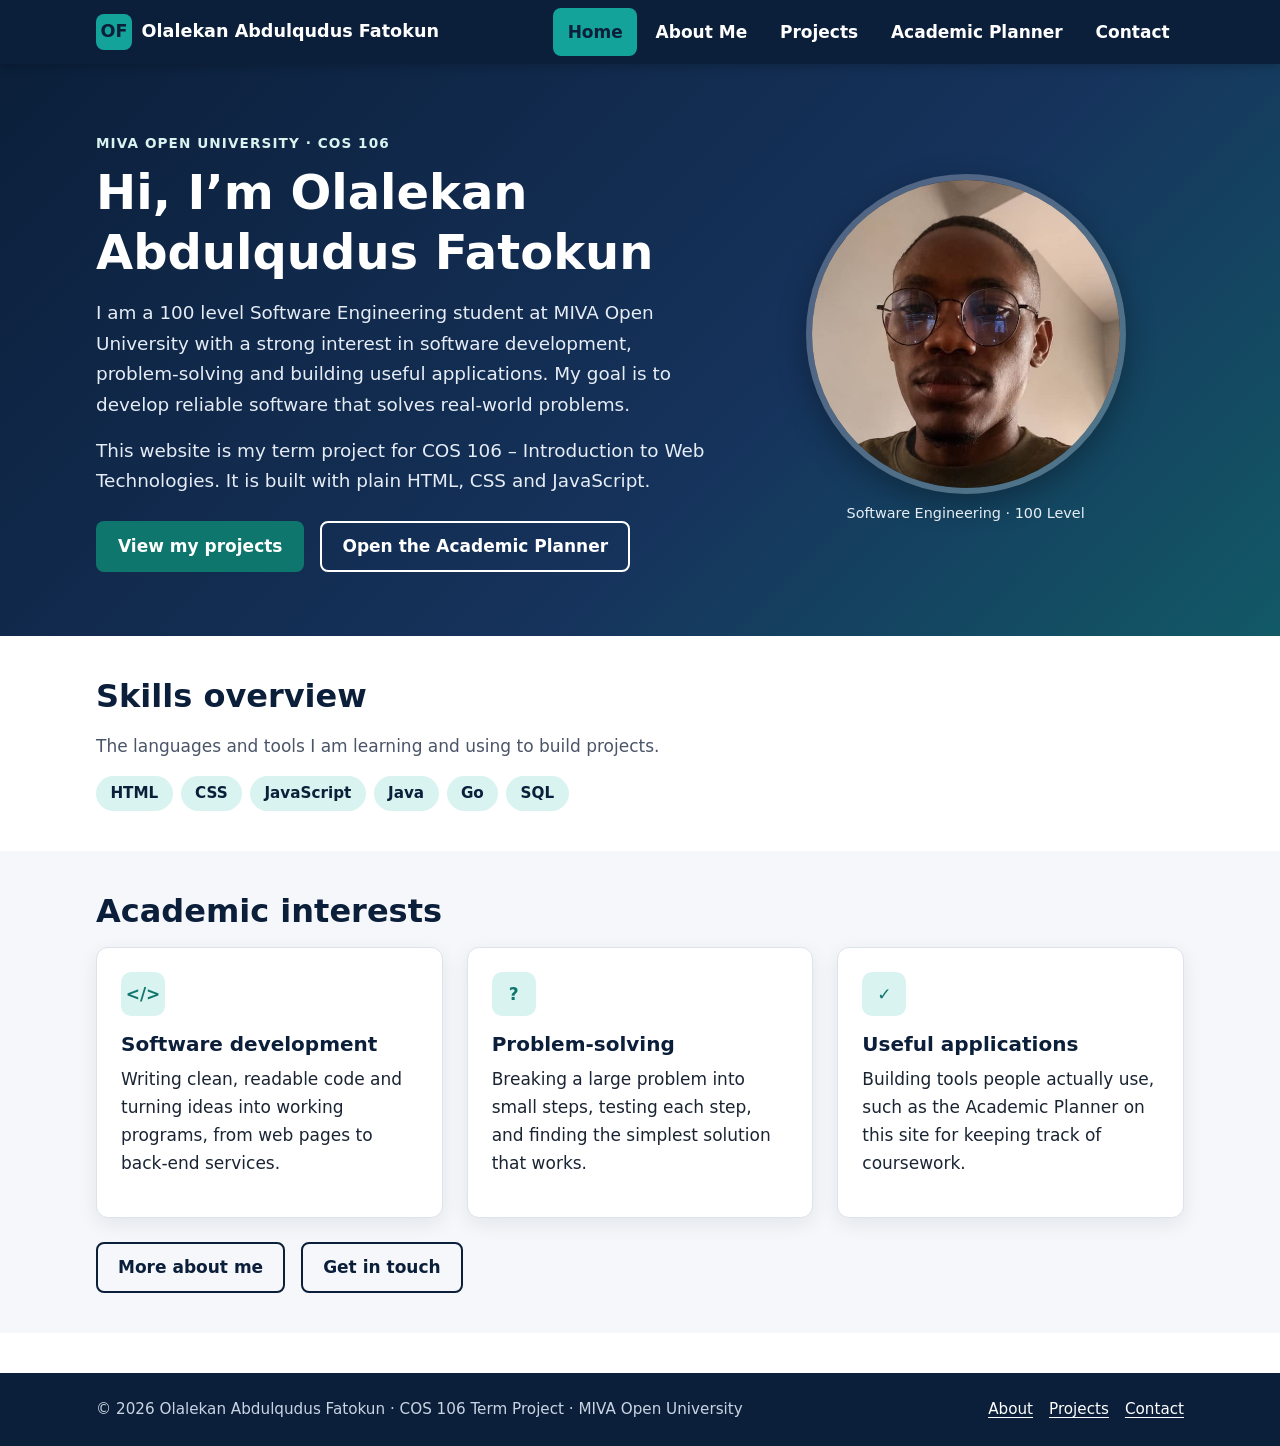
<file: index.html>
<!DOCTYPE html>
<html lang="en" class="no-js">
<head>
  <meta charset="UTF-8">
  <meta name="viewport" content="width=device-width, initial-scale=1">
  <title>Home | Olalekan Abdulqudus Fatokun – Student Portfolio</title>
  <meta name="description" content="Student portfolio of Olalekan Abdulqudus Fatokun, MIVA Open University, COS 106 – Introduction to Web Technologies.">
  <link rel="icon" href="assets/images/favicon.svg" type="image/svg+xml">
  <link rel="stylesheet" href="css/styles.css">
</head>
<body>
  <a class="skip-link" href="#main">Skip to main content</a>

  <header class="site-header">
    <div class="container header-inner">
      <a class="brand" href="index.html">
        <span class="brand-mark" aria-hidden="true">OF</span>
        Olalekan Abdulqudus Fatokun
      </a>
      <button class="nav-toggle" type="button" aria-expanded="false" aria-controls="site-nav">
        <span class="nav-toggle-icon" aria-hidden="true"></span>
        Menu
      </button>
      <nav id="site-nav" class="site-nav" aria-label="Main">
        <ul class="nav-list">
          <li><a href="index.html" aria-current="page">Home</a></li>
          <li><a href="about.html">About Me</a></li>
          <li><a href="projects.html">Projects</a></li>
          <li><a href="planner.html">Academic Planner</a></li>
          <li><a href="contact.html">Contact</a></li>
        </ul>
      </nav>
    </div>
  </header>

  <main id="main">
    <!-- Hero: name, photograph, headline and short biography -->
    <section class="hero" aria-labelledby="hero-heading">
      <div class="container hero-grid">
        <div>
          <span class="eyebrow">MIVA Open University · COS 106</span>
          <h1 id="hero-heading">Hi, I’m Olalekan Abdulqudus Fatokun</h1>
          <p class="hero-lead">
            I am a 100 level Software Engineering student at MIVA Open University with a strong interest in software
            development, problem-solving and building useful applications. My goal is to
            develop reliable software that solves real-world problems.
          </p>
          <p class="hero-lead">
            This website is my term project for COS 106 – Introduction to Web Technologies.
            It is built with plain HTML, CSS and JavaScript.
          </p>
          <div class="button-row">
            <a class="btn btn--primary" href="projects.html">View my projects</a>
            <a class="btn btn--light" href="planner.html">Open the Academic Planner</a>
          </div>
        </div>

        <figure class="profile-photo">
          <img src="assets/images/profile.jpg" width="320" height="320"
               alt="Photograph of Olalekan Abdulqudus Fatokun wearing round glasses and an olive T-shirt.">
          <figcaption>Software Engineering · 100 Level</figcaption>
        </figure>
      </div>
    </section>

    <!-- Skills overview -->
    <section class="section" aria-labelledby="skills-heading">
      <div class="container">
        <h2 id="skills-heading">Skills overview</h2>
        <p class="section-intro">
          The languages and tools I am learning and using to build projects.
        </p>
        <ul class="chip-list" aria-label="Technical skills">
          <li>HTML</li>
          <li>CSS</li>
          <li>JavaScript</li>
          <li>Java</li>
          <li>Go</li>
          <li>SQL</li>
        </ul>
      </div>
    </section>

    <!-- Academic interests -->
    <section class="section section--tinted" aria-labelledby="interests-heading">
      <div class="container">
        <h2 id="interests-heading">Academic interests</h2>
        <div class="grid grid--cards">
          <article class="card">
            <span class="card-icon" aria-hidden="true">&lt;/&gt;</span>
            <h3>Software development</h3>
            <p>Writing clean, readable code and turning ideas into working programs, from web pages to back-end services.</p>
          </article>
          <article class="card">
            <span class="card-icon" aria-hidden="true">?</span>
            <h3>Problem-solving</h3>
            <p>Breaking a large problem into small steps, testing each step, and finding the simplest solution that works.</p>
          </article>
          <article class="card">
            <span class="card-icon" aria-hidden="true">✓</span>
            <h3>Useful applications</h3>
            <p>Building tools people actually use, such as the Academic Planner on this site for keeping track of coursework.</p>
          </article>
        </div>
        <div class="button-row">
          <a class="btn btn--outline" href="about.html">More about me</a>
          <a class="btn btn--outline" href="contact.html">Get in touch</a>
        </div>
      </div>
    </section>
  </main>

  <footer class="site-footer">
    <div class="container footer-inner">
      <p>&copy; <span id="current-year">2026</span> Olalekan Abdulqudus Fatokun · COS 106 Term Project · MIVA Open University</p>
      <ul class="footer-links">
        <li><a href="about.html">About</a></li>
        <li><a href="projects.html">Projects</a></li>
        <li><a href="contact.html">Contact</a></li>
      </ul>
    </div>
  </footer>

  <script src="js/main.js"></script>
</body>
</html>
</file>
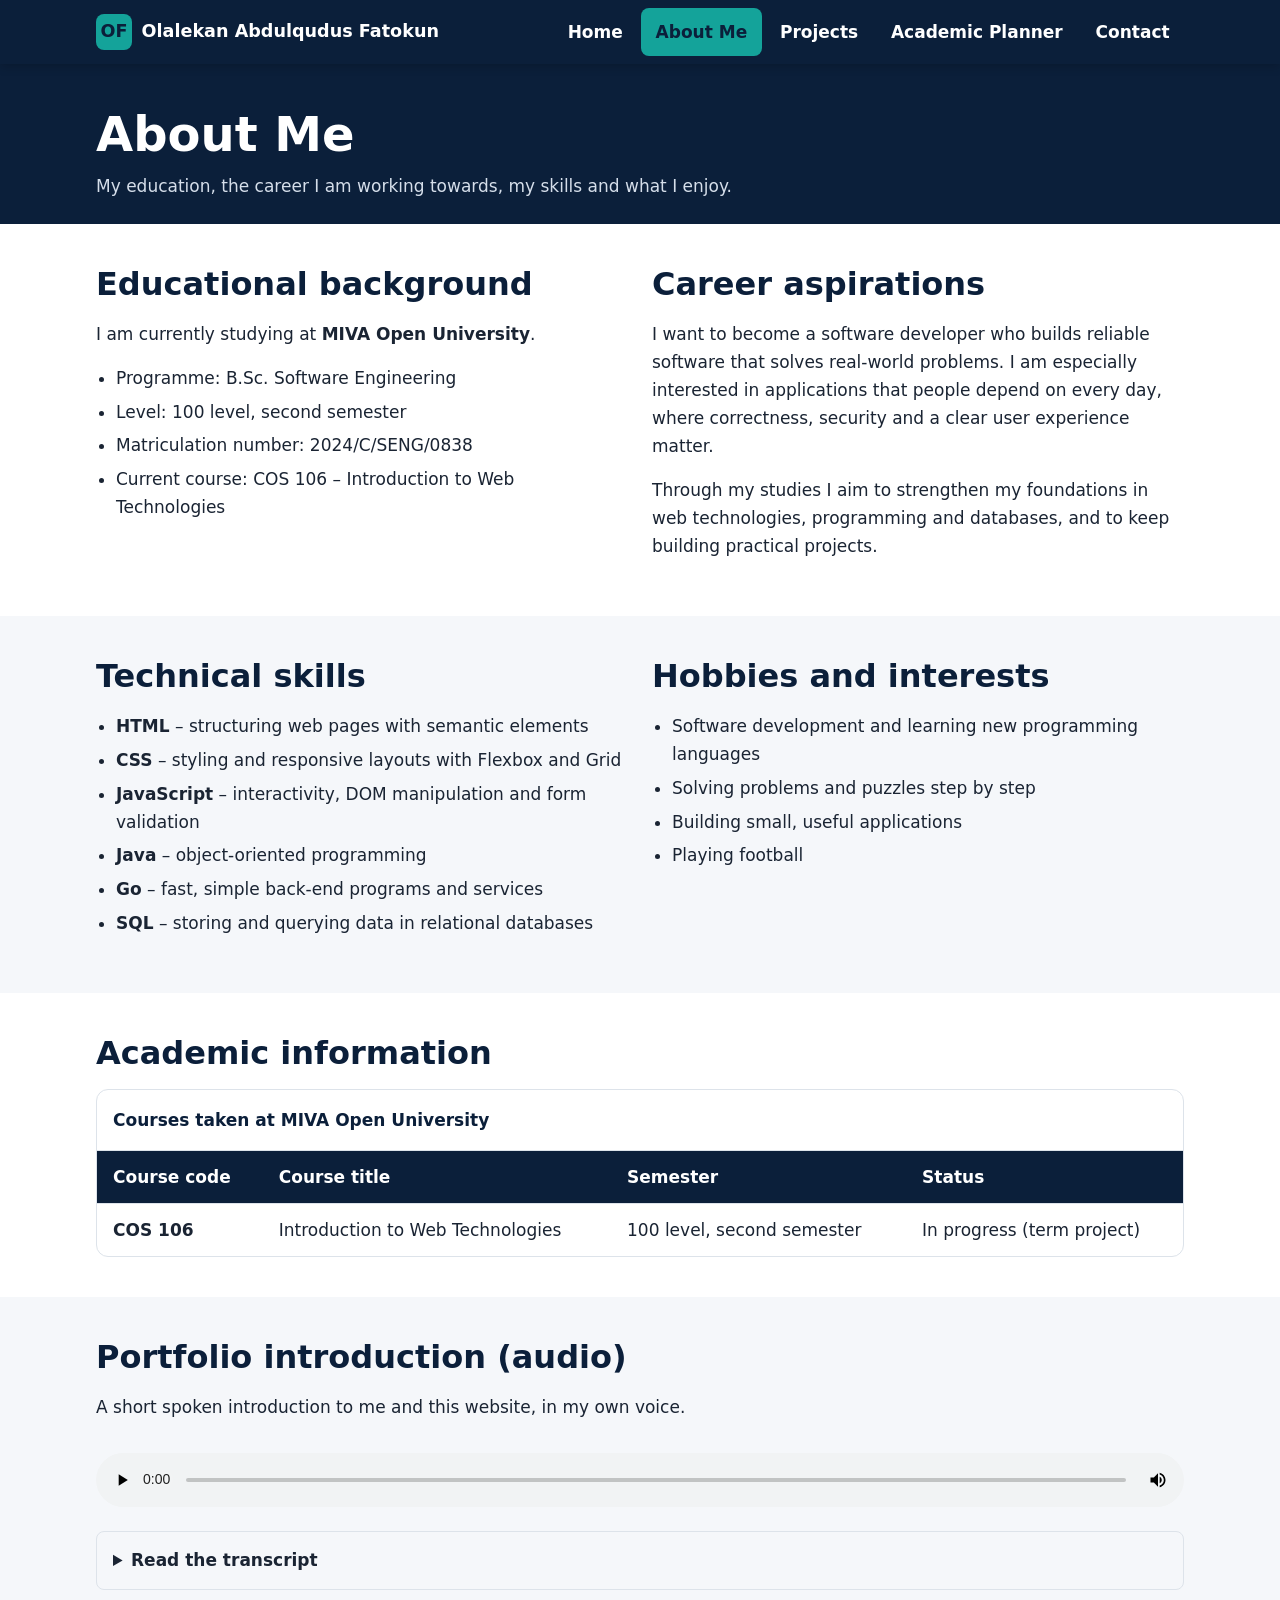
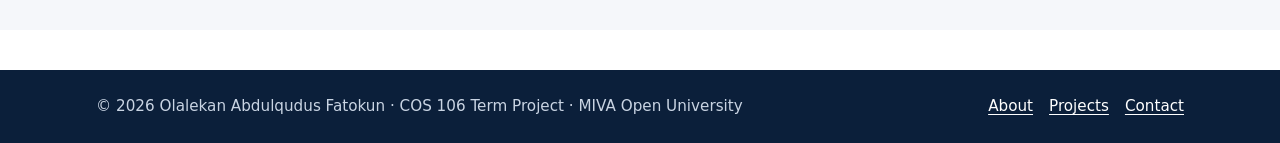
<file: about.html>
<!DOCTYPE html>
<html lang="en" class="no-js">
<head>
  <meta charset="UTF-8">
  <meta name="viewport" content="width=device-width, initial-scale=1">
  <title>About Me | Olalekan Abdulqudus Fatokun – Student Portfolio</title>
  <meta name="description" content="Education, career aspirations, skills and interests of Olalekan Abdulqudus Fatokun.">
  <link rel="icon" href="assets/images/favicon.svg" type="image/svg+xml">
  <link rel="stylesheet" href="css/styles.css">
</head>
<body>
  <a class="skip-link" href="#main">Skip to main content</a>

  <header class="site-header">
    <div class="container header-inner">
      <a class="brand" href="index.html">
        <span class="brand-mark" aria-hidden="true">OF</span>
        Olalekan Abdulqudus Fatokun
      </a>
      <button class="nav-toggle" type="button" aria-expanded="false" aria-controls="site-nav">
        <span class="nav-toggle-icon" aria-hidden="true"></span>
        Menu
      </button>
      <nav id="site-nav" class="site-nav" aria-label="Main">
        <ul class="nav-list">
          <li><a href="index.html">Home</a></li>
          <li><a href="about.html" aria-current="page">About Me</a></li>
          <li><a href="projects.html">Projects</a></li>
          <li><a href="planner.html">Academic Planner</a></li>
          <li><a href="contact.html">Contact</a></li>
        </ul>
      </nav>
    </div>
  </header>

  <main id="main">
    <section class="page-banner">
      <div class="container">
        <h1>About Me</h1>
        <p>My education, the career I am working towards, my skills and what I enjoy.</p>
      </div>
    </section>

    <section class="section" aria-labelledby="education-heading">
      <div class="container grid grid--two">
        <article>
          <h2 id="education-heading">Educational background</h2>
          <p>I am currently studying at <strong>MIVA Open University</strong>.</p>
          <ul class="content-list">
            <li>Programme: B.Sc. Software Engineering</li>
            <li>Level: 100 level, second semester</li>
            <li>Matriculation number: 2024/C/SENG/0838</li>
            <li>Current course: COS 106 – Introduction to Web Technologies</li>
          </ul>
        </article>

        <article>
          <h2>Career aspirations</h2>
          <p>
            I want to become a software developer who builds reliable software that solves
            real-world problems. I am especially interested in applications that people depend
            on every day, where correctness, security and a clear user experience matter.
          </p>
          <p>
            Through my studies I aim to strengthen my foundations in web technologies,
            programming and databases, and to keep building practical projects.
          </p>
        </article>
      </div>
    </section>

    <section class="section section--tinted" aria-labelledby="skills-heading">
      <div class="container grid grid--two">
        <article>
          <h2 id="skills-heading">Technical skills</h2>
          <ul class="content-list">
            <li><strong>HTML</strong> – structuring web pages with semantic elements</li>
            <li><strong>CSS</strong> – styling and responsive layouts with Flexbox and Grid</li>
            <li><strong>JavaScript</strong> – interactivity, DOM manipulation and form validation</li>
            <li><strong>Java</strong> – object-oriented programming</li>
            <li><strong>Go</strong> – fast, simple back-end programs and services</li>
            <li><strong>SQL</strong> – storing and querying data in relational databases</li>
          </ul>
        </article>

        <article>
          <h2>Hobbies and interests</h2>
          <ul class="content-list">
            <li>Software development and learning new programming languages</li>
            <li>Solving problems and puzzles step by step</li>
            <li>Building small, useful applications</li>
            <li>Playing football</li>
          </ul>
        </article>
      </div>
    </section>

    <!-- Academic information table -->
    <section class="section" aria-labelledby="academic-heading">
      <div class="container">
        <h2 id="academic-heading">Academic information</h2>
        <div class="table-wrap">
          <table>
            <caption>Courses taken at MIVA Open University</caption>
            <thead>
              <tr>
                <th scope="col">Course code</th>
                <th scope="col">Course title</th>
                <th scope="col">Semester</th>
                <th scope="col">Status</th>
              </tr>
            </thead>
            <tbody>
              <tr>
                <th scope="row">COS 106</th>
                <td>Introduction to Web Technologies</td>
                <td>100 level, second semester</td>
                <td>In progress (term project)</td>
              </tr>
            </tbody>
          </table>
        </div>
      </div>
    </section>

    <!-- Audio introduction with transcript -->
    <section class="section section--tinted" aria-labelledby="media-heading">
      <div class="container media-box">
        <h2 id="media-heading">Portfolio introduction (audio)</h2>
        <p>A short spoken introduction to me and this website, in my own voice.</p>
        <audio controls preload="metadata" aria-describedby="transcript-summary">
          <source src="assets/media/portfolio-intro.m4a" type="audio/mp4">
          <source src="assets/media/portfolio-intro.opus" type="audio/ogg; codecs=opus">
          Your browser does not support the audio element.
          <a href="assets/media/portfolio-intro.m4a">Download the audio introduction</a>.
        </audio>
        <details>
          <summary id="transcript-summary">Read the transcript</summary>
          <p>
            Hello, and welcome to my portfolio. My name is Olalekan Abdulqudus Fatokun, and I am a
            student at MIVA Open University. This website is my term project for COS 106,
            Introduction to Web Technologies.
          </p>
          <p>
            I am interested in software development, problem-solving, and building useful
            applications. On this site you will find my projects, including an academic task
            planner and a grade calculator, both written in plain JavaScript.
          </p>
          <p>
            My goal is to develop reliable software that solves real-world problems.
            Thank you for visiting.
          </p>
        </details>
      </div>
    </section>
  </main>

  <footer class="site-footer">
    <div class="container footer-inner">
      <p>&copy; <span id="current-year">2026</span> Olalekan Abdulqudus Fatokun · COS 106 Term Project · MIVA Open University</p>
      <ul class="footer-links">
        <li><a href="about.html">About</a></li>
        <li><a href="projects.html">Projects</a></li>
        <li><a href="contact.html">Contact</a></li>
      </ul>
    </div>
  </footer>

  <script src="js/main.js"></script>
</body>
</html>
</file>
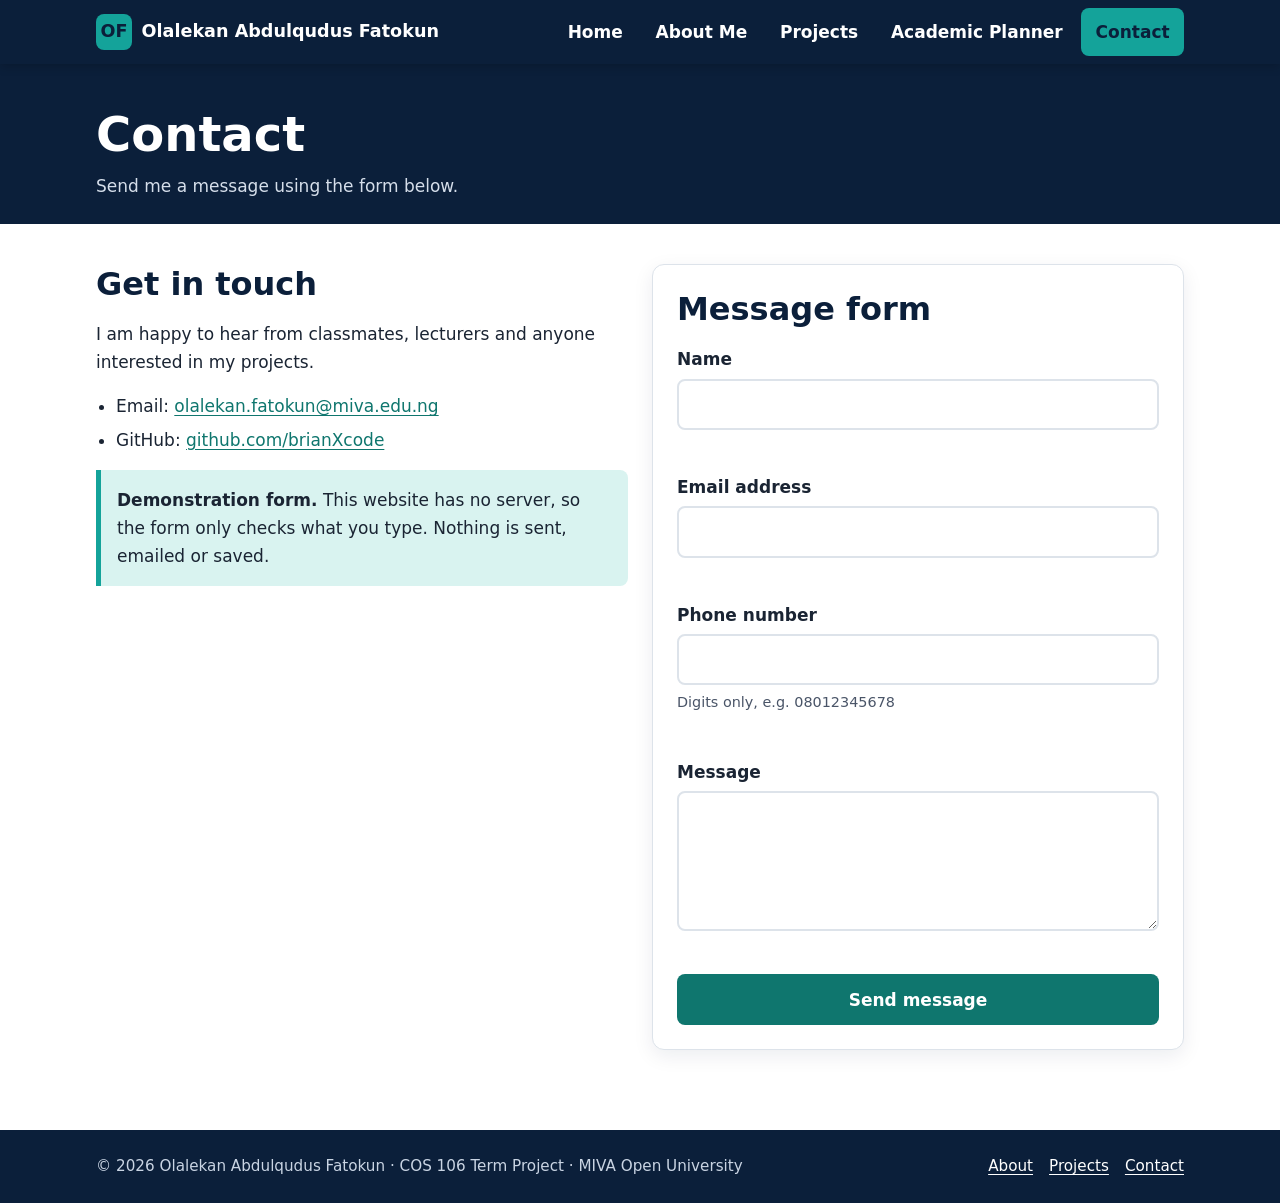
<file: contact.html>
<!DOCTYPE html>
<html lang="en" class="no-js">
<head>
  <meta charset="UTF-8">
  <meta name="viewport" content="width=device-width, initial-scale=1">
  <title>Contact | Olalekan Abdulqudus Fatokun – Student Portfolio</title>
  <meta name="description" content="Contact details and message form for Olalekan Abdulqudus Fatokun, Software Engineering student at MIVA Open University.">
  <link rel="icon" href="assets/images/favicon.svg" type="image/svg+xml">
  <link rel="stylesheet" href="css/styles.css">
</head>
<body>
  <a class="skip-link" href="#main">Skip to main content</a>

  <header class="site-header">
    <div class="container header-inner">
      <a class="brand" href="index.html">
        <span class="brand-mark" aria-hidden="true">OF</span>
        Olalekan Abdulqudus Fatokun
      </a>
      <button class="nav-toggle" type="button" aria-expanded="false" aria-controls="site-nav">
        <span class="nav-toggle-icon" aria-hidden="true"></span>
        Menu
      </button>
      <nav id="site-nav" class="site-nav" aria-label="Main">
        <ul class="nav-list">
          <li><a href="index.html">Home</a></li>
          <li><a href="about.html">About Me</a></li>
          <li><a href="projects.html">Projects</a></li>
          <li><a href="planner.html">Academic Planner</a></li>
          <li><a href="contact.html" aria-current="page">Contact</a></li>
        </ul>
      </nav>
    </div>
  </header>

  <main id="main">
    <section class="page-banner">
      <div class="container">
        <h1>Contact</h1>
        <p>Send me a message using the form below.</p>
      </div>
    </section>

    <section class="section">
      <div class="container grid grid--two">
        <article>
          <h2>Get in touch</h2>
          <p>I am happy to hear from classmates, lecturers and anyone interested in my projects.</p>
          <ul class="content-list">
            <li>Email: <a href="mailto:olalekan.fatokun@miva.edu.ng">olalekan.fatokun@miva.edu.ng</a></li>
            <li>GitHub: <a href="https://github.com/brianXcode" rel="noopener">github.com/brianXcode</a></li>
          </ul>
          <div class="notice notice--info">
            <p><strong>Demonstration form.</strong> This website has no server, so the form
            only checks what you type. Nothing is sent, emailed or saved.</p>
          </div>
        </article>

        <section class="card" aria-labelledby="form-heading">
          <h2 id="form-heading">Message form</h2>
          <!-- novalidate turns off the browser's own pop-ups so our JavaScript shows the errors. -->
          <form id="contact-form" class="form" novalidate>
            <div class="form-field">
              <label for="contact-name">Name</label>
              <input id="contact-name" name="name" type="text" autocomplete="name"
                     aria-describedby="contact-name-error" required>
              <p id="contact-name-error" class="field-error"></p>
            </div>

            <div class="form-field">
              <label for="contact-email">Email address</label>
              <input id="contact-email" name="email" type="email" autocomplete="email"
                     aria-describedby="contact-email-error" required>
              <p id="contact-email-error" class="field-error"></p>
            </div>

            <div class="form-field">
              <label for="contact-phone">Phone number</label>
              <!-- type="tel" keeps the value as text, so a leading 0 is never lost. -->
              <input id="contact-phone" name="phone" type="tel" inputmode="numeric" autocomplete="tel"
                     aria-describedby="contact-phone-hint contact-phone-error" required>
              <span id="contact-phone-hint" class="hint">Digits only, e.g. 08012345678</span>
              <p id="contact-phone-error" class="field-error"></p>
            </div>

            <div class="form-field">
              <label for="contact-message">Message</label>
              <textarea id="contact-message" name="message" maxlength="1000"
                        aria-describedby="contact-message-error" required></textarea>
              <p id="contact-message-error" class="field-error"></p>
            </div>

            <button class="btn btn--primary" type="submit">Send message</button>
            <p id="form-status" class="form-status" role="status" aria-live="polite"></p>
          </form>
        </section>
      </div>
    </section>
  </main>

  <footer class="site-footer">
    <div class="container footer-inner">
      <p>&copy; <span id="current-year">2026</span> Olalekan Abdulqudus Fatokun · COS 106 Term Project · MIVA Open University</p>
      <ul class="footer-links">
        <li><a href="about.html">About</a></li>
        <li><a href="projects.html">Projects</a></li>
        <li><a href="contact.html">Contact</a></li>
      </ul>
    </div>
  </footer>

  <script src="js/main.js"></script>
  <script src="js/contact.js"></script>
</body>
</html>
</file>
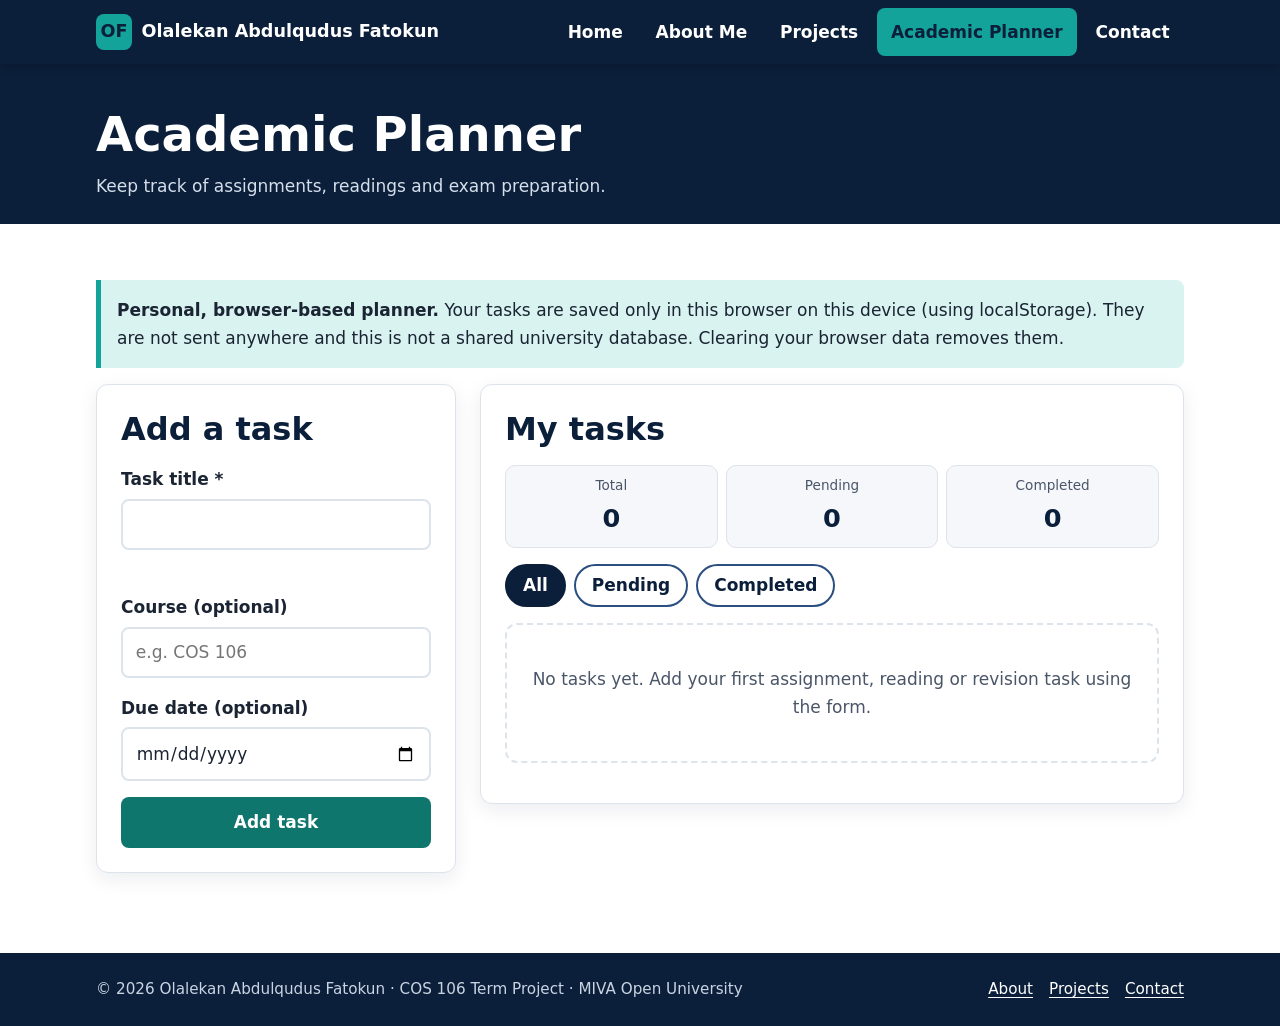
<file: planner.html>
<!DOCTYPE html>
<html lang="en" class="no-js">
<head>
  <meta charset="UTF-8">
  <meta name="viewport" content="width=device-width, initial-scale=1">
  <title>Academic Planner | Olalekan Abdulqudus Fatokun – Student Portfolio</title>
  <meta name="description" content="A browser-based academic task planner built with JavaScript.">
  <link rel="icon" href="assets/images/favicon.svg" type="image/svg+xml">
  <link rel="stylesheet" href="css/styles.css">
</head>
<body>
  <a class="skip-link" href="#main">Skip to main content</a>

  <header class="site-header">
    <div class="container header-inner">
      <a class="brand" href="index.html">
        <span class="brand-mark" aria-hidden="true">OF</span>
        Olalekan Abdulqudus Fatokun
      </a>
      <button class="nav-toggle" type="button" aria-expanded="false" aria-controls="site-nav">
        <span class="nav-toggle-icon" aria-hidden="true"></span>
        Menu
      </button>
      <nav id="site-nav" class="site-nav" aria-label="Main">
        <ul class="nav-list">
          <li><a href="index.html">Home</a></li>
          <li><a href="about.html">About Me</a></li>
          <li><a href="projects.html">Projects</a></li>
          <li><a href="planner.html" aria-current="page">Academic Planner</a></li>
          <li><a href="contact.html">Contact</a></li>
        </ul>
      </nav>
    </div>
  </header>

  <main id="main">
    <section class="page-banner">
      <div class="container">
        <h1>Academic Planner</h1>
        <p>Keep track of assignments, readings and exam preparation.</p>
      </div>
    </section>

    <section class="section">
      <div class="container">
        <div class="notice notice--info">
          <p><strong>Personal, browser-based planner.</strong> Your tasks are saved only in this
          browser on this device (using localStorage). They are not sent anywhere and this is not
          a shared university database. Clearing your browser data removes them.</p>
        </div>
        <p id="storage-warning" class="notice" hidden></p>

        <div class="planner-layout">
          <!-- Add-task form -->
          <section class="card" aria-labelledby="add-heading">
            <h2 id="add-heading">Add a task</h2>
            <form id="task-form" class="form" novalidate>
              <div class="form-field">
                <label for="task-title">Task title <span aria-hidden="true">*</span></label>
                <input id="task-title" name="title" type="text" maxlength="120" autocomplete="off"
                       aria-describedby="task-title-error" required>
                <p id="task-title-error" class="field-error"></p>
              </div>
              <div class="task-form-row">
                <div class="form-field">
                  <label for="task-course">Course (optional)</label>
                  <input id="task-course" name="course" type="text" maxlength="40" placeholder="e.g. COS 106">
                </div>
                <div class="form-field">
                  <label for="task-due">Due date (optional)</label>
                  <input id="task-due" name="dueDate" type="date">
                </div>
              </div>
              <button class="btn btn--primary" type="submit">Add task</button>
            </form>
          </section>

          <!-- Task list -->
          <section class="card" aria-labelledby="tasks-heading">
            <h2 id="tasks-heading">My tasks</h2>

            <dl class="stats">
              <div class="stat"><dt>Total</dt><dd id="count-total">0</dd></div>
              <div class="stat"><dt>Pending</dt><dd id="count-pending">0</dd></div>
              <div class="stat"><dt>Completed</dt><dd id="count-completed">0</dd></div>
            </dl>

            <div class="filter-group" role="group" aria-label="Show tasks">
              <button class="filter-btn" type="button" data-filter="all" aria-pressed="true">All</button>
              <button class="filter-btn" type="button" data-filter="pending" aria-pressed="false">Pending</button>
              <button class="filter-btn" type="button" data-filter="completed" aria-pressed="false">Completed</button>
            </div>

            <ul id="task-list" class="task-list" aria-label="Tasks"></ul>
            <p id="empty-state" class="empty-state" hidden></p>

            <!-- Screen readers announce changes written here (e.g. "Task added"). -->
            <p id="planner-status" class="visually-hidden" role="status" aria-live="polite"></p>
          </section>
        </div>
      </div>
    </section>
  </main>

  <footer class="site-footer">
    <div class="container footer-inner">
      <p>&copy; <span id="current-year">2026</span> Olalekan Abdulqudus Fatokun · COS 106 Term Project · MIVA Open University</p>
      <ul class="footer-links">
        <li><a href="about.html">About</a></li>
        <li><a href="projects.html">Projects</a></li>
        <li><a href="contact.html">Contact</a></li>
      </ul>
    </div>
  </footer>

  <script src="js/main.js"></script>
  <script src="js/planner.js"></script>
</body>
</html>
</file>
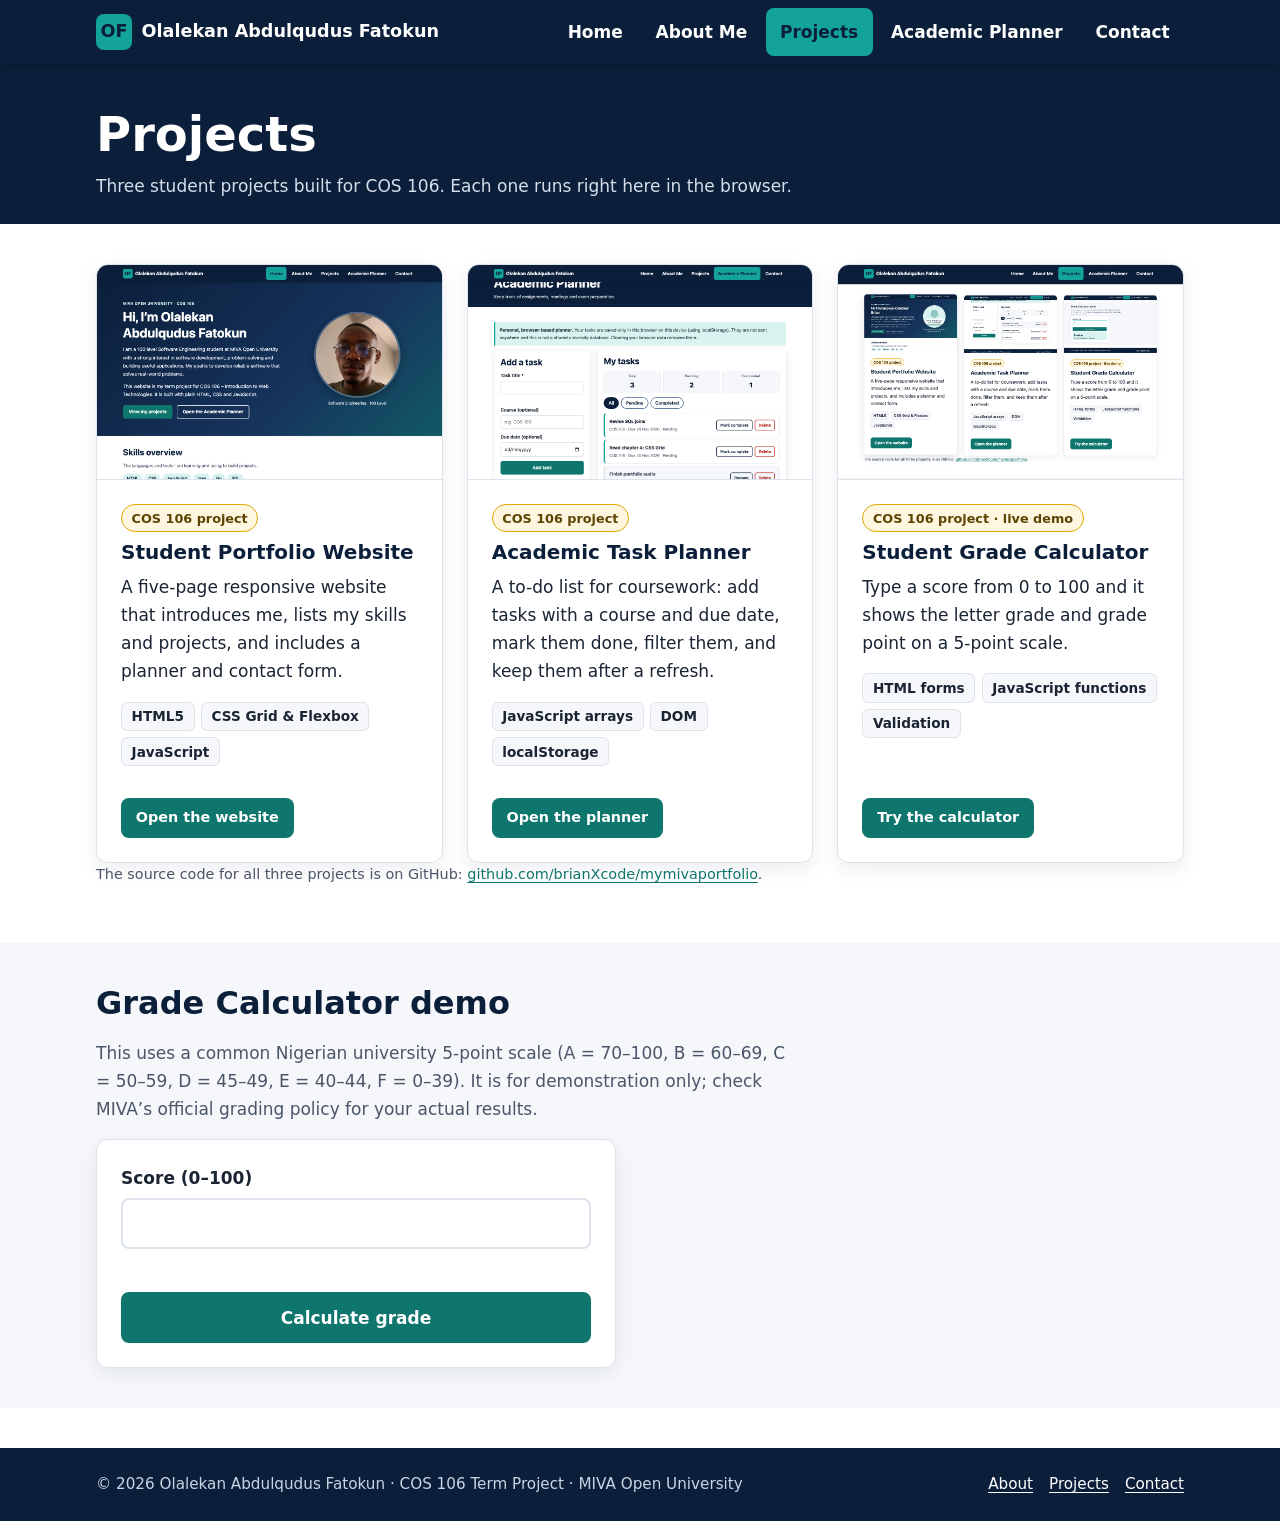
<file: projects.html>
<!DOCTYPE html>
<html lang="en" class="no-js">
<head>
  <meta charset="UTF-8">
  <meta name="viewport" content="width=device-width, initial-scale=1">
  <title>Projects | Olalekan Abdulqudus Fatokun – Student Portfolio</title>
  <meta name="description" content="Projects by Olalekan Abdulqudus Fatokun: portfolio website, academic task planner and grade calculator.">
  <link rel="icon" href="assets/images/favicon.svg" type="image/svg+xml">
  <link rel="stylesheet" href="css/styles.css">
</head>
<body>
  <a class="skip-link" href="#main">Skip to main content</a>

  <header class="site-header">
    <div class="container header-inner">
      <a class="brand" href="index.html">
        <span class="brand-mark" aria-hidden="true">OF</span>
        Olalekan Abdulqudus Fatokun
      </a>
      <button class="nav-toggle" type="button" aria-expanded="false" aria-controls="site-nav">
        <span class="nav-toggle-icon" aria-hidden="true"></span>
        Menu
      </button>
      <nav id="site-nav" class="site-nav" aria-label="Main">
        <ul class="nav-list">
          <li><a href="index.html">Home</a></li>
          <li><a href="about.html">About Me</a></li>
          <li><a href="projects.html" aria-current="page">Projects</a></li>
          <li><a href="planner.html">Academic Planner</a></li>
          <li><a href="contact.html">Contact</a></li>
        </ul>
      </nav>
    </div>
  </header>

  <main id="main">
    <section class="page-banner">
      <div class="container">
        <h1>Projects</h1>
        <p>Three student projects built for COS 106. Each one runs right here in the browser.</p>
      </div>
    </section>

    <section class="section" aria-labelledby="projects-heading">
      <div class="container">
        <h2 id="projects-heading" class="visually-hidden">Project list</h2>
        <div class="grid grid--cards">

          <article class="card project-card">
            <img src="assets/images/project-portfolio.png" width="1280" height="800" loading="lazy"
                 alt="Screenshot of this portfolio's home page: navy header with navigation, a welcome headline and a photograph area.">
            <div class="project-body">
              <span class="tag">COS 106 project</span>
              <h3>Student Portfolio Website</h3>
              <p>A five-page responsive website that introduces me, lists my skills and projects, and includes a planner and contact form.</p>
              <ul class="tech-list" aria-label="Technologies used">
                <li>HTML5</li><li>CSS Grid &amp; Flexbox</li><li>JavaScript</li>
              </ul>
              <div class="button-row">
                <a class="btn btn--primary btn--small" href="index.html">Open the website</a>
              </div>
            </div>
          </article>

          <article class="card project-card">
            <img src="assets/images/project-planner.png" width="1280" height="800" loading="lazy"
                 alt="Screenshot of the Academic Planner showing the add-task form, task counts, filters and a list of tasks.">
            <div class="project-body">
              <span class="tag">COS 106 project</span>
              <h3>Academic Task Planner</h3>
              <p>A to-do list for coursework: add tasks with a course and due date, mark them done, filter them, and keep them after a refresh.</p>
              <ul class="tech-list" aria-label="Technologies used">
                <li>JavaScript arrays</li><li>DOM</li><li>localStorage</li>
              </ul>
              <div class="button-row">
                <a class="btn btn--primary btn--small" href="planner.html">Open the planner</a>
              </div>
            </div>
          </article>

          <article class="card project-card">
            <img src="assets/images/project-grade-calculator.png" width="1280" height="800" loading="lazy"
                 alt="Screenshot of the Grade Calculator: a score of 72 entered and the result showing grade A, 5 grade points.">
            <div class="project-body">
              <span class="tag">COS 106 project · live demo</span>
              <h3>Student Grade Calculator</h3>
              <p>Type a score from 0 to 100 and it shows the letter grade and grade point on a 5-point scale.</p>
              <ul class="tech-list" aria-label="Technologies used">
                <li>HTML forms</li><li>JavaScript functions</li><li>Validation</li>
              </ul>
              <div class="button-row">
                <a class="btn btn--primary btn--small" href="#grade-calculator">Try the calculator</a>
              </div>
            </div>
          </article>

        </div>
        <p class="hint">
          The source code for all three projects is on GitHub:
          <a href="https://github.com/brianXcode/mymivaportfolio" rel="noopener">github.com/brianXcode/mymivaportfolio</a>.
        </p>
      </div>
    </section>

    <!-- Working grade calculator demo -->
    <section class="section section--tinted" id="grade-calculator" aria-labelledby="calc-heading">
      <div class="container">
        <h2 id="calc-heading">Grade Calculator demo</h2>
        <p class="section-intro">
          This uses a common Nigerian university 5-point scale (A = 70–100, B = 60–69, C = 50–59,
          D = 45–49, E = 40–44, F = 0–39). It is for demonstration only; check MIVA’s official
          grading policy for your actual results.
        </p>
        <div class="card card--narrow">
          <form id="grade-form" class="form" novalidate>
            <div class="form-field">
              <label for="score">Score (0–100)</label>
              <input id="score" name="score" type="number" min="0" max="100" step="0.5"
                     inputmode="decimal" aria-describedby="score-error" required>
              <p id="score-error" class="field-error" aria-live="polite"></p>
            </div>
            <button class="btn btn--primary" type="submit">Calculate grade</button>
          </form>
          <div id="grade-result" class="grade-result" aria-live="polite"></div>
        </div>
      </div>
    </section>
  </main>

  <footer class="site-footer">
    <div class="container footer-inner">
      <p>&copy; <span id="current-year">2026</span> Olalekan Abdulqudus Fatokun · COS 106 Term Project · MIVA Open University</p>
      <ul class="footer-links">
        <li><a href="about.html">About</a></li>
        <li><a href="projects.html">Projects</a></li>
        <li><a href="contact.html">Contact</a></li>
      </ul>
    </div>
  </footer>

  <script src="js/main.js"></script>
  <script src="js/grade-calculator.js"></script>
</body>
</html>
</file>
<file: css/styles.css>
/* ==========================================================================
   COS 106 Student Portfolio — shared stylesheet
   Every page links to this one external file.

   Sections:
   1. Colour and spacing variables
   2. Base styles (reset, typography, links, focus)
   3. Layout helpers (container, sections, grids)
   4. Header and navigation (including the mobile menu)
   5. Buttons
   6. Page components (hero, cards, table, media, forms, planner)
   7. Footer
   8. Responsive breakpoints
   9. Reduced-motion support
   ========================================================================== */

/* 1. Colour and spacing variables ---------------------------------------- */
:root {
  --navy-900: #0b1f3a;
  --navy-700: #16335c;
  --navy-500: #2a4f80;
  --teal-700: #0f766e;   /* teal text on white: 5.4:1 contrast */
  --teal-500: #14a39a;
  --teal-100: #d9f3f0;
  --white: #ffffff;
  --grey-50: #f5f7fa;
  --grey-200: #dde3ea;
  --grey-600: #4a5568;
  --text: #1a2433;
  --error: #b42318;
  --error-bg: #fdecea;
  --success: #116149;
  --success-bg: #e3f6ee;
  --warning-bg: #fff6e0;
  --warning-border: #e0a800;

  --radius: 12px;
  --shadow: 0 6px 20px rgba(11, 31, 58, 0.08);
  --space-1: 0.5rem;
  --space-2: 1rem;
  --space-3: 1.5rem;
  --space-4: 2.5rem;
  --space-5: 4rem;
  --max-width: 1120px;
  --font: "Segoe UI", system-ui, -apple-system, Roboto, "Helvetica Neue", Arial, sans-serif;
}

/* 2. Base styles ---------------------------------------------------------- */
*,
*::before,
*::after {
  box-sizing: border-box;
}

html {
  scroll-behavior: smooth;
}

body {
  margin: 0;
  font-family: var(--font);
  font-size: 1.0625rem;
  line-height: 1.65;
  color: var(--text);
  background: var(--white);
  display: flex;
  flex-direction: column;
  min-height: 100vh;
}

main {
  flex: 1;
}

img,
video {
  max-width: 100%;
  height: auto;
  display: block;
}

h1,
h2,
h3 {
  color: var(--navy-900);
  line-height: 1.25;
  margin: 0 0 var(--space-2);
}

h1 { font-size: clamp(2rem, 5vw, 3rem); }
h2 { font-size: clamp(1.5rem, 3.5vw, 2rem); }
h3 { font-size: 1.25rem; }

p {
  margin: 0 0 var(--space-2);
}

a {
  color: var(--teal-700);
  text-underline-offset: 3px;
}

a:hover {
  color: var(--navy-700);
}

/* A clear, consistent keyboard focus ring on every interactive element. */
:focus-visible {
  outline: 3px solid var(--teal-500);
  outline-offset: 3px;
  border-radius: 4px;
}

/* Lets keyboard users jump past the navigation. */
.skip-link {
  position: absolute;
  left: var(--space-2);
  top: -100px;
  background: var(--navy-900);
  color: var(--white);
  padding: var(--space-1) var(--space-2);
  border-radius: 6px;
  z-index: 100;
}

.skip-link:focus {
  top: var(--space-1);
  color: var(--white);
}

/* Hidden visually but still read by screen readers. */
.visually-hidden {
  position: absolute;
  width: 1px;
  height: 1px;
  overflow: hidden;
  clip: rect(0 0 0 0);
  white-space: nowrap;
}

/* 3. Layout helpers ------------------------------------------------------- */
.container {
  width: 100%;
  max-width: var(--max-width);
  margin: 0 auto;
  padding: 0 var(--space-2);
}

.section {
  padding: var(--space-4) 0;
}

.section--tinted {
  background: var(--grey-50);
}

.section-intro {
  max-width: 65ch;
  color: var(--grey-600);
}

.grid {
  display: grid;
  gap: var(--space-3);
}

/* Cards wrap automatically: as many 260px+ columns as fit. */
.grid--cards {
  grid-template-columns: repeat(auto-fit, minmax(260px, 1fr));
}

.grid--two {
  grid-template-columns: 1fr;
}

/* 4. Header and navigation ------------------------------------------------ */
.site-header {
  background: var(--navy-900);
  color: var(--white);
  position: sticky;
  top: 0;
  z-index: 50;
  box-shadow: 0 2px 10px rgba(0, 0, 0, 0.2);
}

.header-inner {
  display: flex;
  align-items: center;
  justify-content: space-between;
  flex-wrap: wrap;
  min-height: 64px;
  gap: var(--space-1);
}

.brand {
  flex: 1 1 0;        /* the name may wrap so the Menu button stays on the same row */
  min-width: 0;
  line-height: 1.2;
  color: var(--white);
  font-weight: 700;
  font-size: 1.1rem;
  text-decoration: none;
  display: flex;
  align-items: center;
  gap: 0.6rem;
  padding: var(--space-1) 0;
}

.brand:hover {
  color: var(--teal-100);
}

.brand-mark {
  display: inline-grid;
  place-items: center;
  width: 36px;
  height: 36px;
  border-radius: 8px;
  background: var(--teal-500);
  color: var(--navy-900);
  font-weight: 800;
}

/* The menu button only shows on small screens (see breakpoints below). */
.nav-toggle {
  flex-shrink: 0;
  display: inline-flex;
  align-items: center;
  gap: 0.5rem;
  min-height: 44px;
  padding: 0 0.9rem;
  background: transparent;
  color: var(--white);
  border: 2px solid rgba(255, 255, 255, 0.4);
  border-radius: 8px;
  font: inherit;
  font-weight: 600;
  cursor: pointer;
}

.nav-toggle:hover {
  border-color: var(--teal-500);
}

.nav-toggle-icon,
.nav-toggle-icon::before,
.nav-toggle-icon::after {
  display: block;
  width: 18px;
  height: 2px;
  background: currentColor;
  transition: transform 0.25s ease, opacity 0.25s ease;
}

.nav-toggle-icon {
  position: relative;
}

.nav-toggle-icon::before,
.nav-toggle-icon::after {
  content: "";
  position: absolute;
  left: 0;
}

.nav-toggle-icon::before { top: -6px; }
.nav-toggle-icon::after { top: 6px; }

/* Turn the three lines into an X while the menu is open. */
.nav-toggle[aria-expanded="true"] .nav-toggle-icon {
  background: transparent;
}

.nav-toggle[aria-expanded="true"] .nav-toggle-icon::before {
  transform: translateY(6px) rotate(45deg);
}

.nav-toggle[aria-expanded="true"] .nav-toggle-icon::after {
  transform: translateY(-6px) rotate(-45deg);
}

.site-nav {
  width: 100%;
  display: none;
  padding-bottom: var(--space-2);
}

.site-nav.is-open {
  display: block;
}

/* Without JavaScript the menu button cannot work, so show the links instead. */
.no-js .site-nav {
  display: block;
}

.no-js .nav-toggle {
  display: none;
}

.nav-list {
  list-style: none;
  margin: 0;
  padding: 0;
  display: flex;
  flex-direction: column;
  gap: 0.25rem;
}

.nav-list a {
  display: block;
  padding: 0.65rem 0.9rem;
  color: var(--white);
  text-decoration: none;
  border-radius: 8px;
  font-weight: 600;
  transition: background-color 0.2s ease, color 0.2s ease;
}

.nav-list a:hover {
  background: var(--navy-700);
  color: var(--white);
}

/* The current page is marked with aria-current="page" in the HTML. */
.nav-list a[aria-current="page"] {
  background: var(--teal-500);
  color: var(--navy-900);
}

/* 5. Buttons -------------------------------------------------------------- */
.btn {
  display: inline-flex;
  align-items: center;
  justify-content: center;
  gap: 0.5rem;
  min-height: 44px;
  padding: 0.6rem 1.25rem;
  border-radius: 8px;
  border: 2px solid transparent;
  font: inherit;
  font-weight: 700;
  text-decoration: none;
  cursor: pointer;
  transition: background-color 0.2s ease, color 0.2s ease, transform 0.2s ease, border-color 0.2s ease;
}

.btn:hover {
  transform: translateY(-2px);
}

.btn--primary {
  background: var(--teal-700);
  color: var(--white);
}

.btn--primary:hover {
  background: var(--navy-700);
  color: var(--white);
}

.btn--outline {
  background: transparent;
  border-color: currentColor;
  color: var(--navy-900);
}

.btn--outline:hover {
  background: var(--navy-900);
  border-color: var(--navy-900);
  color: var(--white);
}

.btn--light {
  border-color: var(--white);
  color: var(--white);
}

.btn--light:hover {
  background: var(--white);
  color: var(--navy-900);
}

.btn--small {
  min-height: 40px;
  padding: 0.35rem 0.8rem;
  font-size: 0.9rem;
}

.btn--danger {
  background: transparent;
  border-color: var(--error);
  color: var(--error);
}

.btn--danger:hover {
  background: var(--error);
  color: var(--white);
}

.button-row {
  display: flex;
  flex-wrap: wrap;
  gap: var(--space-2);
  margin-top: var(--space-3);
}

/* 6. Page components ------------------------------------------------------ */

/* Hero (home page banner) */
.hero {
  background: linear-gradient(135deg, var(--navy-900) 0%, var(--navy-700) 60%, var(--teal-700) 130%);
  color: var(--white);
  padding: var(--space-5) 0;
}

.hero h1,
.hero h2 {
  color: var(--white);
}

.hero-grid {
  display: grid;
  gap: var(--space-4);
  align-items: center;
}

.eyebrow {
  display: inline-block;
  font-size: 0.85rem;
  font-weight: 700;
  letter-spacing: 0.08em;
  text-transform: uppercase;
  color: var(--teal-100);
  margin-bottom: var(--space-1);
}

.hero-lead {
  font-size: 1.15rem;
  max-width: 55ch;
  color: #e6edf6;
}

.profile-photo {
  margin: 0 auto;
  max-width: 320px;
  text-align: center;
}

.profile-photo img {
  border-radius: 50%;
  border: 6px solid rgba(255, 255, 255, 0.25);
  box-shadow: 0 10px 30px rgba(0, 0, 0, 0.3);
  aspect-ratio: 1 / 1;
  object-fit: cover;
  width: 100%;
}

.profile-photo figcaption {
  margin-top: var(--space-1);
  font-size: 0.9rem;
  color: #e6edf6;
}

/* Page banner used on the inner pages */
.page-banner {
  background: var(--navy-900);
  color: var(--white);
  padding: var(--space-4) 0 var(--space-3);
}

.page-banner h1 {
  color: var(--white);
  margin-bottom: var(--space-1);
}

.page-banner p {
  color: #d5deea;
  max-width: 65ch;
  margin: 0;
}

/* Cards */
.card {
  background: var(--white);
  border: 1px solid var(--grey-200);
  border-radius: var(--radius);
  padding: var(--space-3);
  box-shadow: var(--shadow);
  transition: transform 0.2s ease, box-shadow 0.2s ease;
}

.card:hover {
  transform: translateY(-4px);
  box-shadow: 0 12px 28px rgba(11, 31, 58, 0.12);
}

.card h3 {
  margin-bottom: var(--space-1);
}

.card-icon {
  display: inline-grid;
  place-items: center;
  width: 44px;
  height: 44px;
  border-radius: 10px;
  background: var(--teal-100);
  color: var(--teal-700);
  font-weight: 800;
  margin-bottom: var(--space-2);
}

/* Skill "chips" */
.chip-list {
  list-style: none;
  padding: 0;
  margin: 0;
  display: flex;
  flex-wrap: wrap;
  gap: var(--space-1);
}

.chip-list li {
  background: var(--teal-100);
  color: var(--navy-900);
  border-radius: 999px;
  padding: 0.3rem 0.9rem;
  font-weight: 600;
  font-size: 0.95rem;
}

/* Project cards */
.project-card {
  display: flex;
  flex-direction: column;
  padding: 0;
  overflow: hidden;
}

.project-card img {
  width: 100%;
  aspect-ratio: 16 / 10;
  object-fit: cover;
  object-position: top;
  border-bottom: 1px solid var(--grey-200);
}

.project-body {
  padding: var(--space-3);
  display: flex;
  flex-direction: column;
  flex: 1;
}

.project-body .button-row {
  margin-top: auto;
  padding-top: var(--space-2);
}

.tag {
  display: inline-block;
  font-size: 0.8rem;
  font-weight: 700;
  padding: 0.15rem 0.6rem;
  border-radius: 999px;
  background: var(--warning-bg);
  border: 1px solid var(--warning-border);
  color: #5c4500;
  margin-bottom: var(--space-1);
  align-self: flex-start;
}

.tech-list {
  list-style: none;
  padding: 0;
  margin: 0 0 var(--space-2);
  display: flex;
  flex-wrap: wrap;
  gap: 0.4rem;
}

.tech-list li {
  font-size: 0.85rem;
  font-weight: 600;
  padding: 0.15rem 0.6rem;
  border-radius: 6px;
  background: var(--grey-50);
  border: 1px solid var(--grey-200);
}

/* Notices and information boxes */
.notice {
  border-left: 5px solid var(--warning-border);
  background: var(--warning-bg);
  padding: var(--space-2);
  border-radius: 0 8px 8px 0;
  margin: var(--space-2) 0;
}

.notice--info {
  border-left-color: var(--teal-500);
  background: var(--teal-100);
}

.notice p:last-child {
  margin-bottom: 0;
}

/* Bulleted lists inside content */
.content-list {
  padding-left: 1.25rem;
  margin: 0 0 var(--space-2);
}

.content-list li {
  margin-bottom: 0.35rem;
}

/* Table */
.table-wrap {
  overflow-x: auto;           /* the table scrolls inside its box on narrow screens */
  border: 1px solid var(--grey-200);
  border-radius: var(--radius);
  background: var(--white);
}

table {
  width: 100%;
  border-collapse: collapse;
  min-width: 520px;
}

caption {
  text-align: left;
  font-weight: 700;
  padding: var(--space-2);
  color: var(--navy-900);
}

th,
td {
  padding: 0.75rem var(--space-2);
  text-align: left;
  border-top: 1px solid var(--grey-200);
}

thead th {
  background: var(--navy-900);
  color: var(--white);
}

tbody th {
  font-weight: 600;
}

tbody tr:nth-child(even) {
  background: var(--grey-50);
}

/* Audio / transcript */
.media-box audio {
  width: 100%;
  margin: var(--space-2) 0;
}

details {
  background: var(--grey-50);
  border: 1px solid var(--grey-200);
  border-radius: 8px;
  padding: var(--space-1) var(--space-2);
}

summary {
  cursor: pointer;
  font-weight: 700;
  padding: 0.4rem 0;
}

/* Forms */
.form {
  display: grid;
  gap: var(--space-2);
}

.form-field {
  display: grid;
  gap: 0.35rem;
}

.form-field label {
  font-weight: 700;
}

.hint {
  font-size: 0.9rem;
  color: var(--grey-600);
}

input,
select,
textarea {
  font: inherit;
  width: 100%;
  min-height: 44px;
  padding: 0.6rem 0.8rem;
  border: 2px solid var(--grey-200);
  border-radius: 8px;
  background: var(--white);
  color: var(--text);
  transition: border-color 0.2s ease, box-shadow 0.2s ease;
}

input:focus,
select:focus,
textarea:focus {
  border-color: var(--teal-500);
  box-shadow: 0 0 0 3px var(--teal-100);
  outline: none;
}

textarea {
  min-height: 140px;
  resize: vertical;
}

/* Fields that failed validation (set by JavaScript with aria-invalid). */
[aria-invalid="true"] {
  border-color: var(--error);
}

.field-error {
  color: var(--error);
  font-weight: 600;
  font-size: 0.95rem;
  min-height: 1.4em;
  margin: 0;
}

.form-status {
  padding: var(--space-2);
  border-radius: 8px;
  font-weight: 600;
}

.form-status:empty {
  display: none;
}

.form-status--success {
  background: var(--success-bg);
  color: var(--success);
  border: 1px solid var(--success);
}

.form-status--error {
  background: var(--error-bg);
  color: var(--error);
  border: 1px solid var(--error);
}

/* Planner */
.planner-layout {
  display: grid;
  gap: var(--space-3);
  align-items: start;
}

.task-form-row {
  display: grid;
  gap: var(--space-2);
  /* Two columns when there is room (at least 190px each), otherwise one. */
  grid-template-columns: repeat(auto-fit, minmax(190px, 1fr));
}

.stats {
  display: grid;
  grid-template-columns: repeat(3, 1fr);
  gap: var(--space-1);
  margin: 0 0 var(--space-2);
}

.stat {
  background: var(--grey-50);
  border: 1px solid var(--grey-200);
  border-radius: 10px;
  padding: var(--space-1);
  text-align: center;
}

.stat dt {
  font-size: 0.85rem;
  color: var(--grey-600);
}

.stat dd {
  margin: 0;
  font-size: 1.6rem;
  font-weight: 800;
  color: var(--navy-900);
}

.filter-group {
  display: flex;
  flex-wrap: wrap;
  gap: var(--space-1);
  margin-bottom: var(--space-2);
}

.filter-btn {
  min-height: 40px;
  padding: 0.35rem 1rem;
  border-radius: 999px;
  border: 2px solid var(--navy-500);
  background: var(--white);
  color: var(--navy-900);
  font: inherit;
  font-weight: 600;
  cursor: pointer;
  transition: background-color 0.2s ease, color 0.2s ease;
}

.filter-btn[aria-pressed="true"] {
  background: var(--navy-900);
  border-color: var(--navy-900);
  color: var(--white);
}

.task-list {
  list-style: none;
  padding: 0;
  margin: 0;
  display: grid;
  gap: var(--space-1);
}

.task-item {
  display: flex;
  flex-wrap: wrap;
  align-items: center;
  gap: var(--space-1) var(--space-2);
  padding: var(--space-2);
  border: 1px solid var(--grey-200);
  border-left: 5px solid var(--teal-500);
  border-radius: 10px;
  background: var(--white);
  animation: task-in 0.25s ease;
}

.task-item.is-complete {
  border-left-color: var(--grey-200);
  background: var(--grey-50);
}

.task-item.is-complete .task-title {
  text-decoration: line-through;
  color: var(--grey-600);
}

.task-check {
  width: 24px;
  height: 24px;
  min-height: 0;
  accent-color: var(--teal-700);
  cursor: pointer;
  flex-shrink: 0;
}

.task-text {
  flex: 1 1 200px;
  min-width: 0;
}

.task-title {
  font-weight: 700;
  overflow-wrap: anywhere;   /* very long words wrap instead of overflowing */
  display: block;
}

.task-meta {
  font-size: 0.9rem;
  color: var(--grey-600);
  overflow-wrap: anywhere;
}

.task-meta .overdue {
  color: var(--error);
  font-weight: 700;
}

.task-actions {
  display: flex;
  gap: var(--space-1);
}

.empty-state {
  text-align: center;
  padding: var(--space-4) var(--space-2);
  border: 2px dashed var(--grey-200);
  border-radius: var(--radius);
  color: var(--grey-600);
}

@keyframes task-in {
  from { opacity: 0; transform: translateY(-6px); }
  to { opacity: 1; transform: translateY(0); }
}

/* Grade calculator */
.grade-result {
  margin-top: var(--space-2);
  padding: var(--space-2);
  border-radius: 10px;
  background: var(--teal-100);
  font-weight: 600;
}

.grade-result:empty {
  display: none;
}

.grade-letter {
  font-size: 2rem;
  font-weight: 800;
  color: var(--navy-900);
  display: block;
}

/* 7. Footer --------------------------------------------------------------- */
.site-footer {
  background: var(--navy-900);
  color: #c9d4e3;
  padding: var(--space-3) 0;
  margin-top: var(--space-4);
  font-size: 0.95rem;
}

.footer-inner {
  display: flex;
  flex-wrap: wrap;
  justify-content: space-between;
  gap: var(--space-2);
}

.footer-inner p {
  margin: 0;
}

.footer-links {
  list-style: none;
  margin: 0;
  padding: 0;
  display: flex;
  flex-wrap: wrap;
  gap: var(--space-2);
}

.site-footer a {
  color: var(--white);
}

.site-footer a:hover {
  color: var(--teal-100);
}

/* 8. Responsive breakpoints ---------------------------------------------- */

/* Tablets and up */
@media (min-width: 700px) {
  .grid--two {
    grid-template-columns: 1fr 1fr;
  }
}

/* Desktop: show the full navigation bar and hide the menu button */
@media (min-width: 900px) {
  .header-inner {
    flex-wrap: nowrap;
  }

  .nav-toggle {
    display: none;
  }

  .site-nav,
  .no-js .site-nav {
    display: block;
    width: auto;
    padding: 0;
  }

  .nav-list {
    flex-direction: row;
  }

  .hero-grid {
    grid-template-columns: 1.4fr 1fr;
  }

  .planner-layout {
    grid-template-columns: 360px 1fr;
  }
}

/* 9. Reduced-motion support ---------------------------------------------- */
/* People who ask their device for less motion get no animations. */
@media (prefers-reduced-motion: reduce) {
  html {
    scroll-behavior: auto;
  }

  *,
  *::before,
  *::after {
    animation-duration: 0.01ms !important;
    animation-iteration-count: 1 !important;
    transition-duration: 0.01ms !important;
  }

  .btn:hover,
  .card:hover {
    transform: none;
  }
}

/* Narrow card used for the grade calculator */
.card--narrow {
  max-width: 520px;
}
</file>
